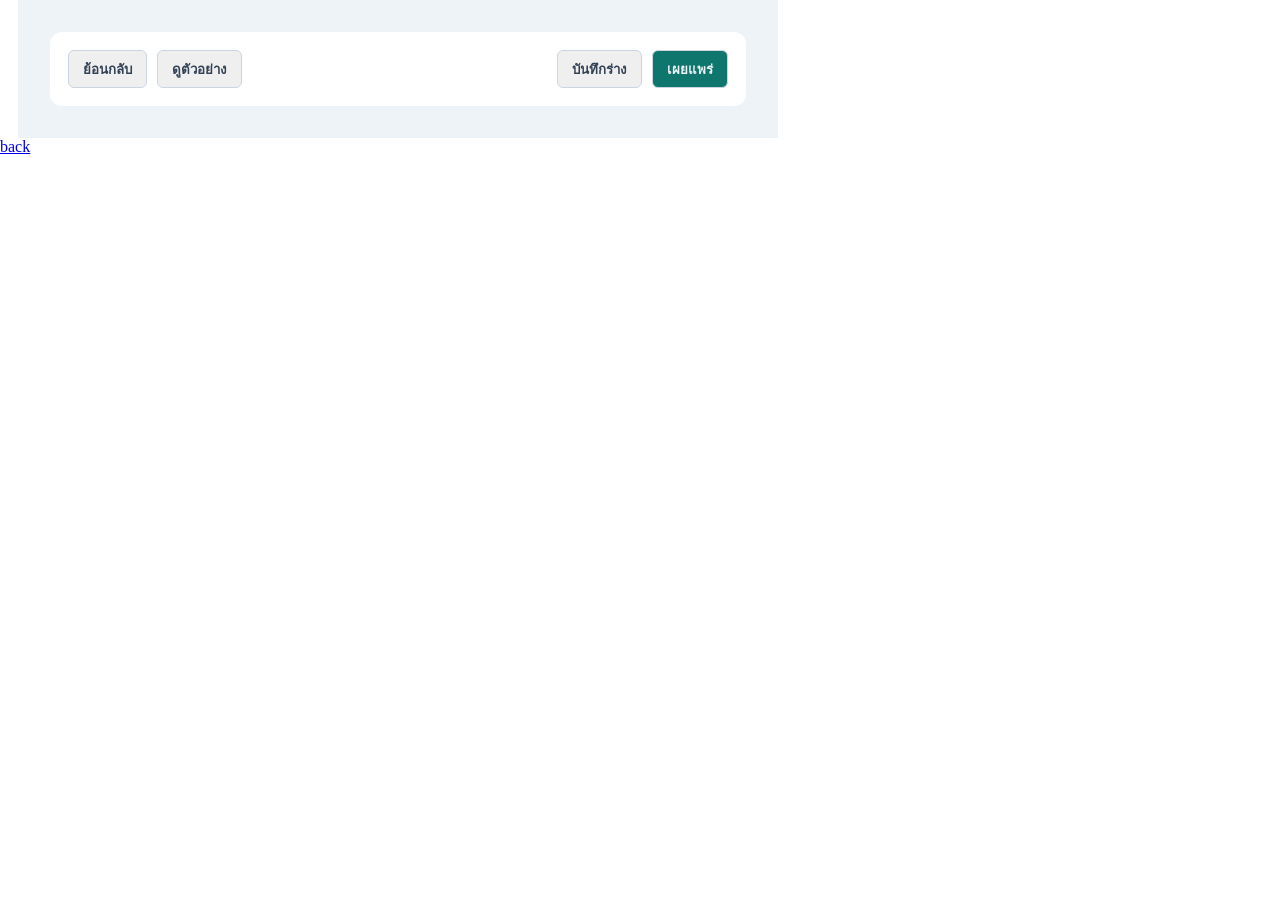
<file: workshop2/workshop2.html>
<!DOCTYPE html>
<html lang="en">

<head>
    <meta charset="UTF-8">
    <meta name="viewport" content="width=device-width, initial-scale=1.0">
    <title>Workshop2</title>
    <link rel="stylesheet" href="workshop2.css">
</head>

<body>
    <div class="panel">
        <div class="action-bar">
            <div class="action-group">
                <button>ย้อนกลับ</button>
                <button>ดูตัวอย่าง</button>
            </div>

            <div class="action-group">
                <button class="secondary">บันทึกร่าง</button>
                <button class="primary">เผยแพร่</button>
            </div>
        </div>
    </div>
    <a href="https://win-nacho.github.io/workshop-flexbox/">back</a>
</body>

</html>
</file>
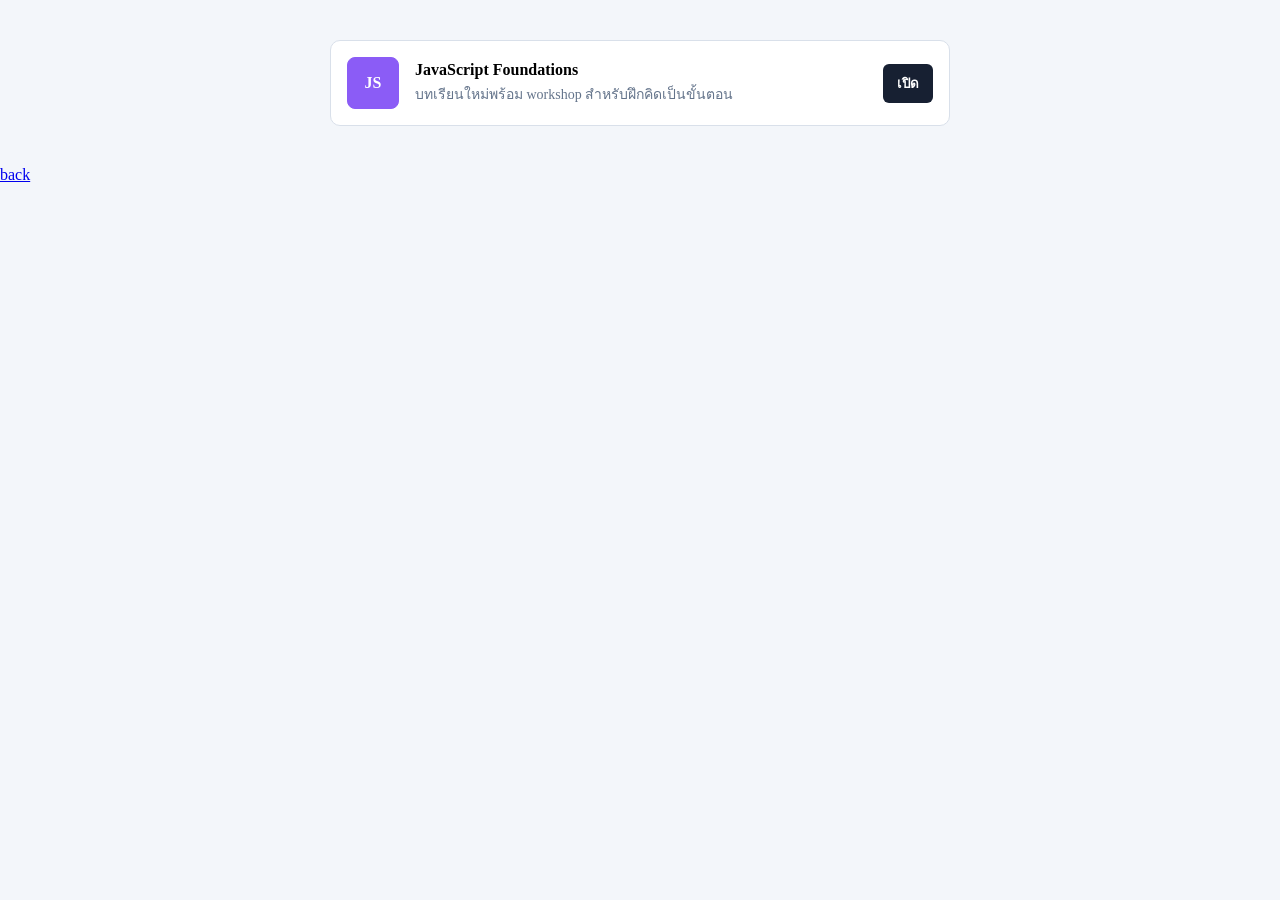
<file: workshop3/workshop3.html>
<!DOCTYPE html>
<html lang="en">

<head>
    <meta charset="UTF-8">
    <meta name="viewport" content="width=device-width, initial-scale=1.0">
    <title>Workshop3</title>
    <link rel="stylesheet" href="workshop3.css">
</head>

<body>
    <article class="media">
        <div class="avatar">JS</div>

        <div class="media__content">
            <p class="media__title">JavaScript Foundations</p>
            <p class="media__meta">บทเรียนใหม่พร้อม workshop สำหรับฝึกคิดเป็นขั้นตอน</p>
        </div>

        <button class="media__action">เปิด</button>
    </article>
    <a href="https://win-nacho.github.io/workshop-flexbox/">back</a>
</body>

</html>
</file>
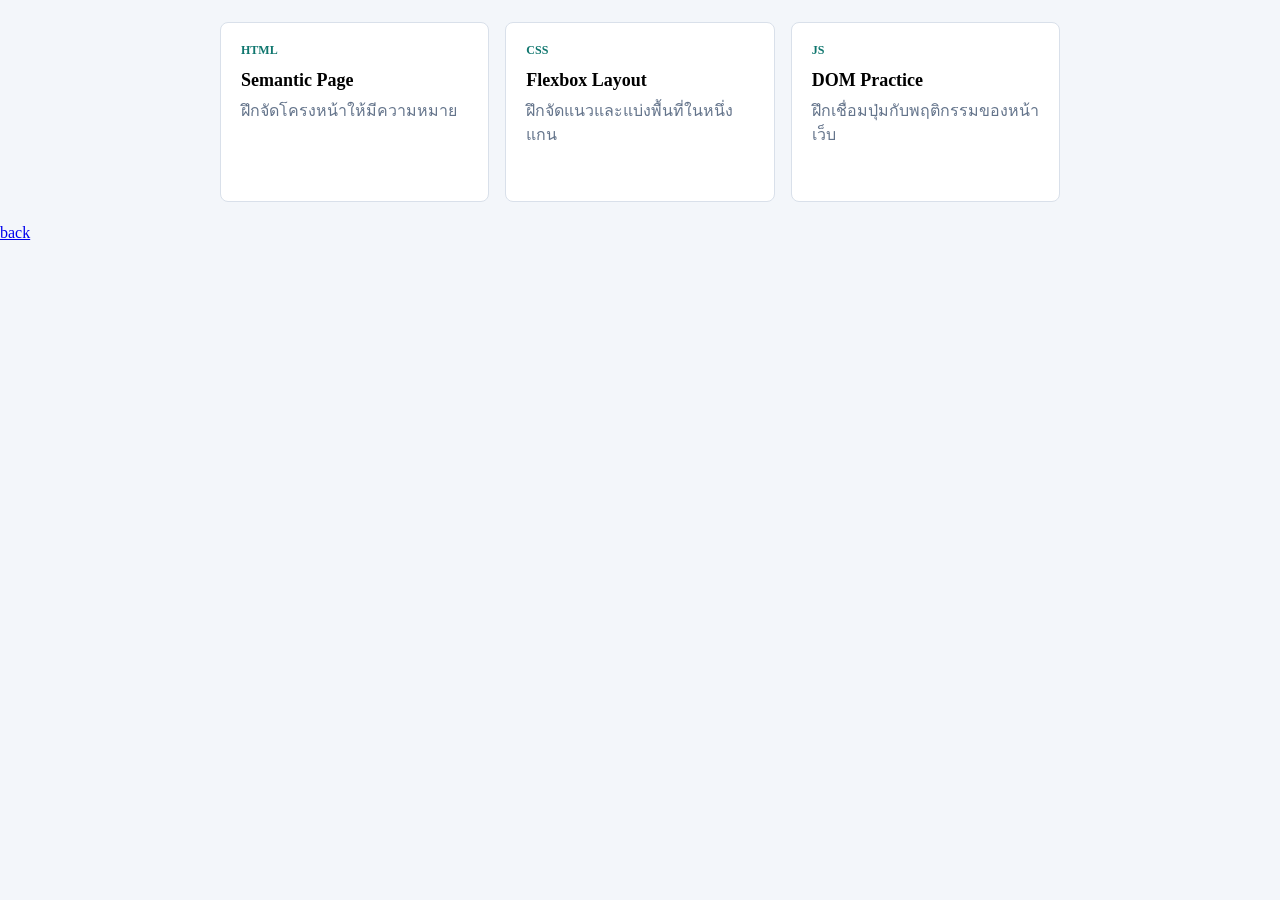
<file: workshop4/workshop4.html>
<!DOCTYPE html>
<html lang="en">

<head>
    <meta charset="UTF-8">
    <meta name="viewport" content="width=device-width, initial-scale=1.0">
    <title>Workshop4</title>
    <link rel="stylesheet" href="workshop4.css">
</head>

<body>
    <section class="card-list">
        <article class="card">
            <p class="card__eyebrow">HTML</p>
            <h3>Semantic Page</h3>
            <p>ฝึกจัดโครงหน้าให้มีความหมาย</p>
        </article>

        <article class="card">
            <p class="card__eyebrow">CSS</p>
            <h3>Flexbox Layout</h3>
            <p>ฝึกจัดแนวและแบ่งพื้นที่ในหนึ่งแกน</p>
        </article>

        <article class="card">
            <p class="card__eyebrow">JS</p>
            <h3>DOM Practice</h3>
            <p>ฝึกเชื่อมปุ่มกับพฤติกรรมของหน้าเว็บ</p>
        </article>
    </section>
    <a href="https://win-nacho.github.io/workshop-flexbox/">back</a>
</body>

</html>
</file>
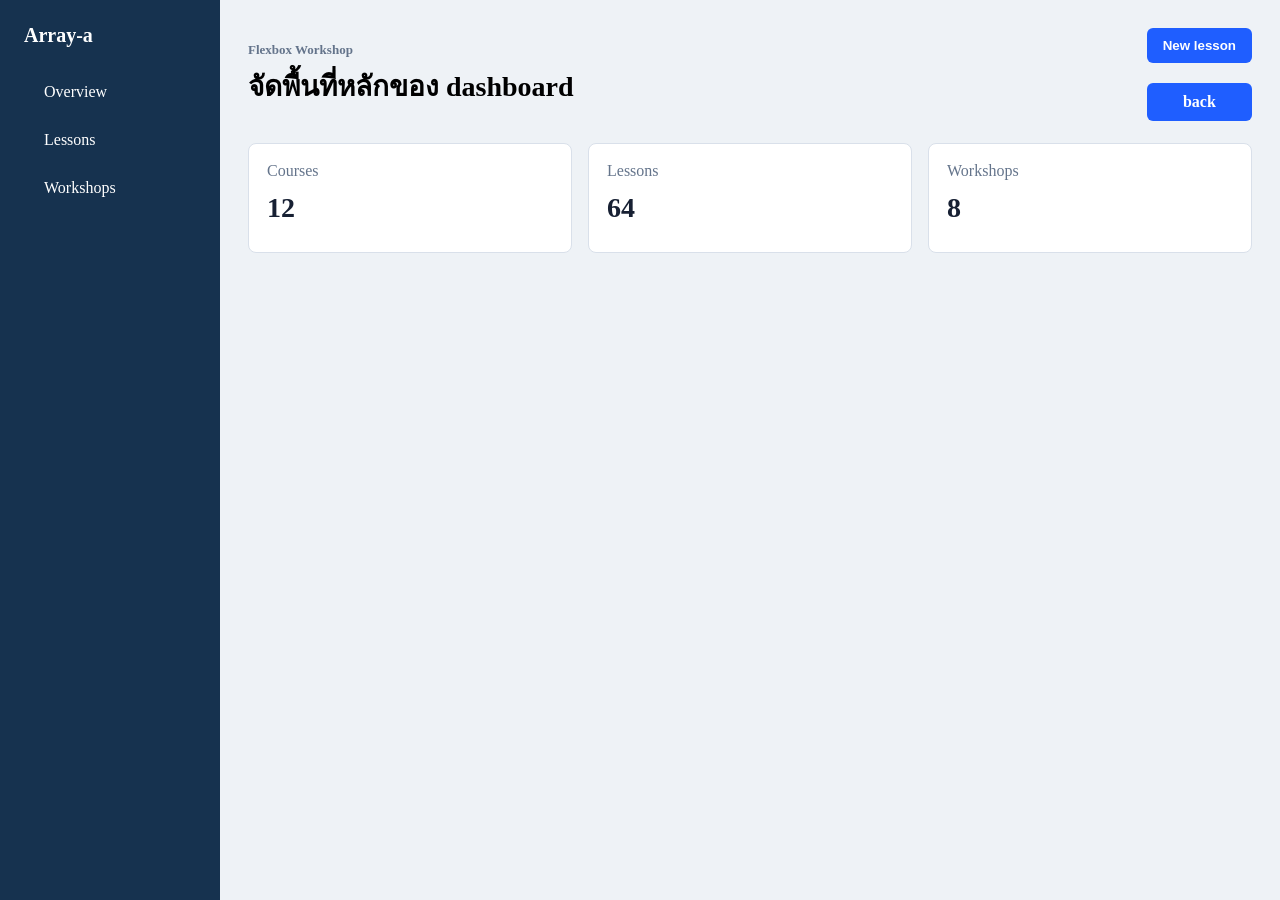
<file: workshop5/workshop5.html>
<!DOCTYPE html>
<html lang="en">

<head>
    <meta charset="UTF-8">
    <meta name="viewport" content="width=device-width, initial-scale=1.0">
    <title>Workshop5</title>
    <link rel="stylesheet" href="workshop5.css">
</head>

<body>
    <main class="dashboard">
        <aside class="sidebar">
            <p class="logo">Array-a</p>
            <a href="#">Overview</a>
            <a href="#">Lessons</a>
            <a href="#">Workshops</a>
        </aside>

        <section class="main">
            <div class="topbar">
                <div>
                    <p class="label">Flexbox Workshop</p>
                    <h1>จัดพื้นที่หลักของ dashboard</h1>
                </div>
                <divc class="button">
                    <button>New lesson</button>
                    <a href="https://win-nacho.github.io/workshop-flexbox/">back</a>
                </divc>
            </div>

            <div class="summary">
                <article>Courses<br><strong>12</strong></article>
                <article>Lessons<br><strong>64</strong></article>
                <article>Workshops<br><strong>8</strong></article>
            </div>
        </section>
    </main>
</body>

</html>
</file>
<file: workshop2/workshop2.css>
* {
  box-sizing: border-box;
  margin: 0;
  padding: 0;
}

.panel {
  max-width: 760px;
  background: #eef3f7;
  margin: 0 18px;
  padding: 32px;
}

.action-bar {
  display: flex;
  justify-content: space-between;
  align-items: center;
  gap: 10px;
  padding: 18px;
  background: white;
  border: gray;
  border-radius: 12px;
}

.action-group {
  display: flex;
  align-items: center;
  gap: 10px;
}

button {
  min-height: 38px;
  padding: 0px 14px;
  color: #334155;
  border: 1px solid #cbd5e1;
  border-radius: 6px;
  font-weight: 700;
}

.primary {
  color: #eef3f7;
  background: #0f766e;
  background-color: #0f766e;
}
</file>
<file: workshop3/workshop3.css>
* {
  box-sizing: border-box;
  margin: 0;
  padding: 0;
}

body {
  background: #f3f6fa;
}

.media {
  display: flex;
  justify-content: space-between;
  max-width: 620px;
  align-items: center;
  gap: 16px;
  margin: 40px auto;
  padding: 16px;
  background: white;
  border: 1px solid #d9e0ea;
  border-radius: 10px;
}

.avatar {
  display: flex;
  flex: 0 0 52px;
  width: 52px;
  height: 52px;
  justify-content: center;
  align-items: center;
  border: 1px solid #8b5cf6;
  border-radius: 8px;
  font-weight: 800;
  background: #8b5cf6;
  color: white;
}

.media .media__content {
  flex: 1;
}

.media__title {
  font-weight: 800;
}

.media__meta {
  margin-top: 4px;
  color: #64748b;
  font-size: 14px;
}

.media__action {
  border: 0;
  border-radius: 6px;
  font-weight: 700;
  background: #172032;
  color: white;
  display: flex;
  justify-content: center;
  align-items: center;
  padding: 9px 14px;
}
</file>
<file: workshop4/workshop4.css>
* {
  box-sizing: border-box;
  margin: 0;
  padding: 0;
}

body {
  background: #f3f6fa;
}

.card-list {
  display: grid;
  grid-template-columns: repeat(3, 1fr);
  gap: 16px;
  max-width: 840px;
  margin: 22px auto;
}

.card {
  display: flex;
  flex-direction: column;
  flex: 1 1 160px;
  background: white;
  border: 1px solid #d9e0ea;
  border-radius: 8px;
  min-height: 180px;
  padding: 20px;
}

.card__eyebrow {
  margin: 0 0 12px;
  font-weight: 800;
  color: #0f766e;
  font-size: 12px;
}

.card h3 {
  margin: 0 0 8px;
  font-size: 18px;
}

.card p:last-child {
  margin: 0 0 12px;
  line-height: 1.5;
  color: #64748b;
}
</file>
<file: workshop5/workshop5.css>
* {
  box-sizing: border-box;
  margin: 0;
  padding: 0;
}

html,
body {
  height: 100%;
}

body {
  background: #f3f6fa;
}

.dashboard {
  display: flex;
  height: 100vh;
  width: 100vw;
}

.sidebar {
  display: flex;
  flex: 0 0 220px;
  flex-direction: column;
  gap: 10px;
  padding: 24px;
  color: #dbeafe;
  background: #16324f;
}

.logo {
  font-size: 20px;
  font-weight: 800;
  color: white;
  margin: 0 0 16px;
}

.sidebar a {
  color: white;
  text-decoration: none;
  padding: 10px 20px;
  border-radius: 6px;
}

.main {
  background: #eef2f6;
  display: block;
  flex: 1;
  padding: 28px;
}

section {
  display: block;
  unicode-bidi: isolate;
}

div {
  display: block;
  unicode-bidi: isolate;
}

.topbar {
  display: flex;
  justify-content: space-between;
  align-items: center;
  gap: 20px;
  margin-bottom: 22px;
}

.label {
  color: #64748b;
  font-size: 13px;
  font-weight: 800;
}

h1 {
  display: block;
  margin-top: 6px;
  font-size: 28px;
}

.topbar button {
  display: flex;
  justify-content: center;
  align-items: center;
  background: #1f5eff;
  color: white;
  padding: 10px 16px;
  border: 0;
  border-radius: 6px;
  font-weight: 700;
}

.button {
  display: flex;
  flex-direction: column;
  gap: 20px;
}

.button a {
  display: flex;
  justify-content: center;
  align-items: center;
  background: #1f5eff;
  color: white;
  padding: 10px 16px;
  border: 0;
  border-radius: 6px;
  font-weight: 700;
  text-decoration: none;
}

.summary {
  display: flex;
  flex: repeat(autofit minmax(80px 1fr));
  gap: 16px;
  justify-content: center;
  align-items: flex-start;
}

.summary article {
  flex: 1;
  min-height: 110px;
  padding: 18px;
  background: white;
  border: 1px solid #d9e0ea;
  border-radius: 8px;
  color: #64748b;
}

.summary strong {
  display: block;
  margin-top: 12px;
  color: #172033;
  font-size: 28px;
}
</file>
